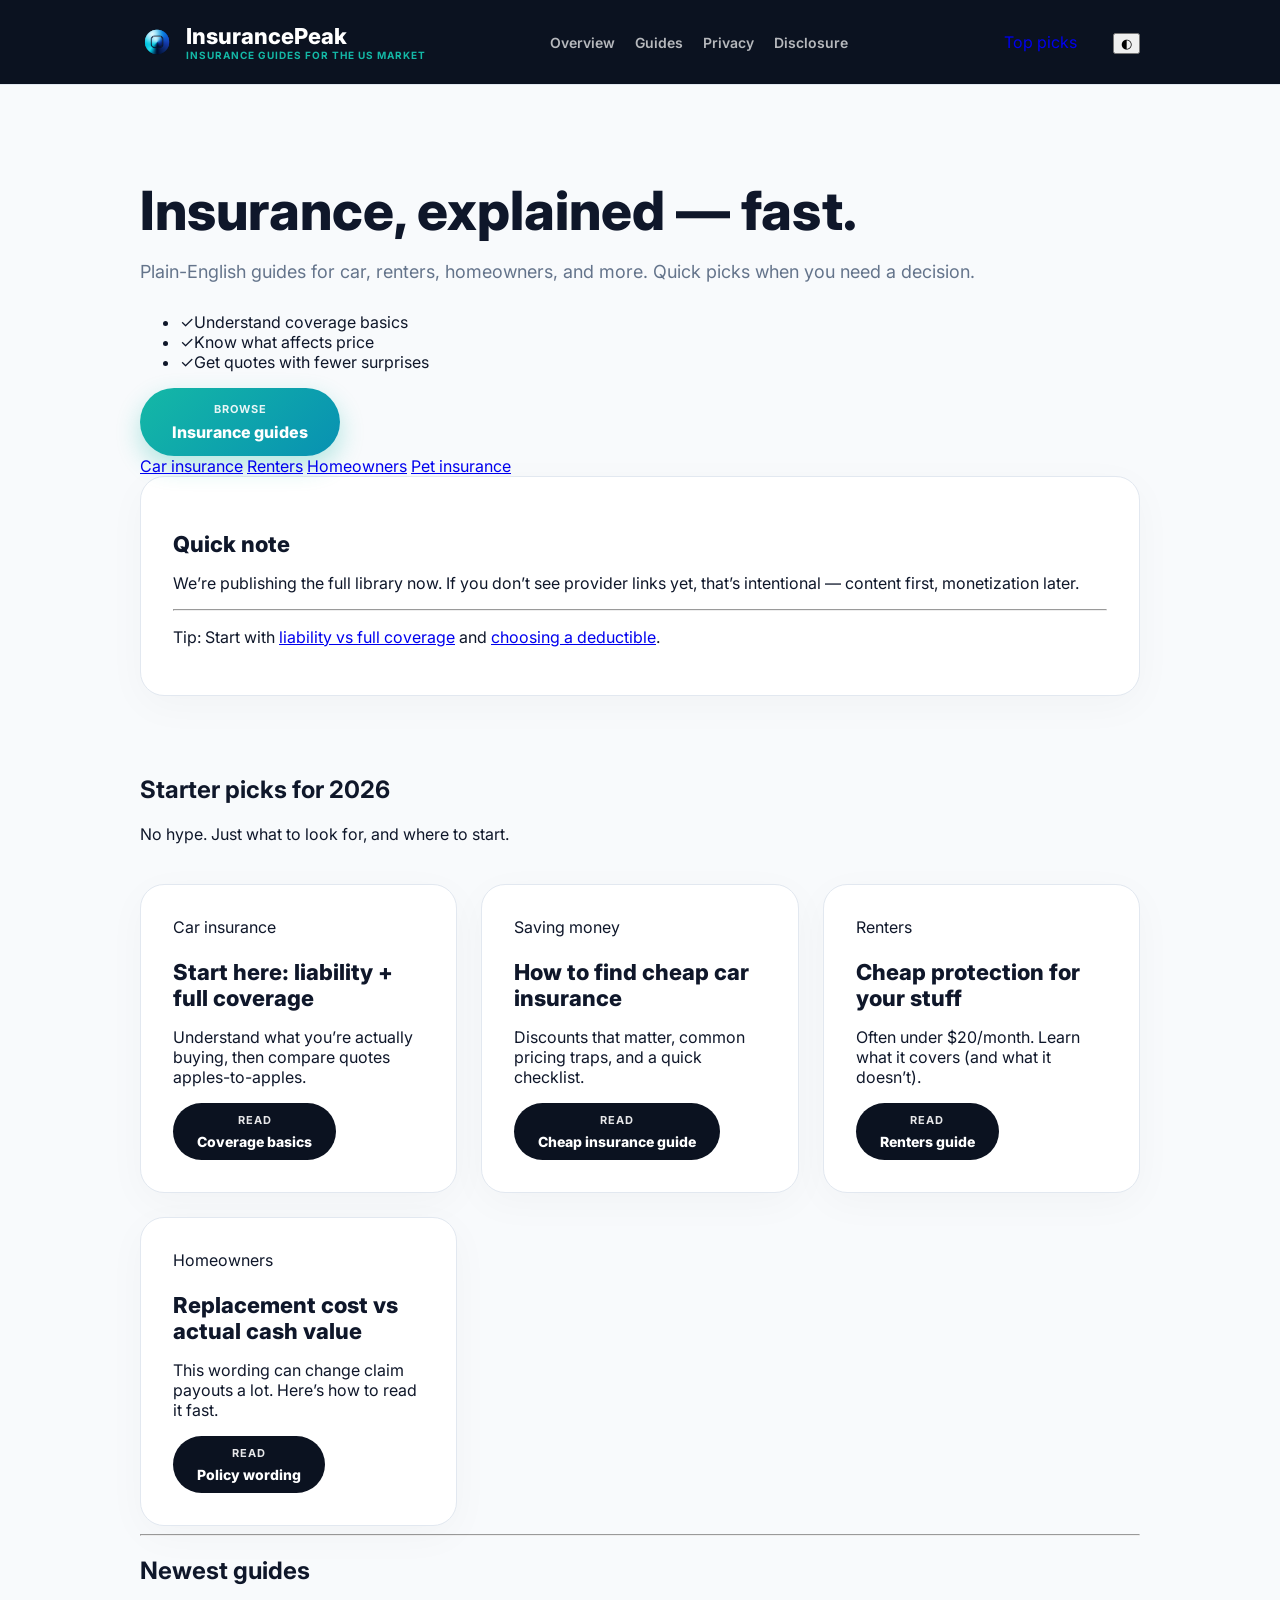
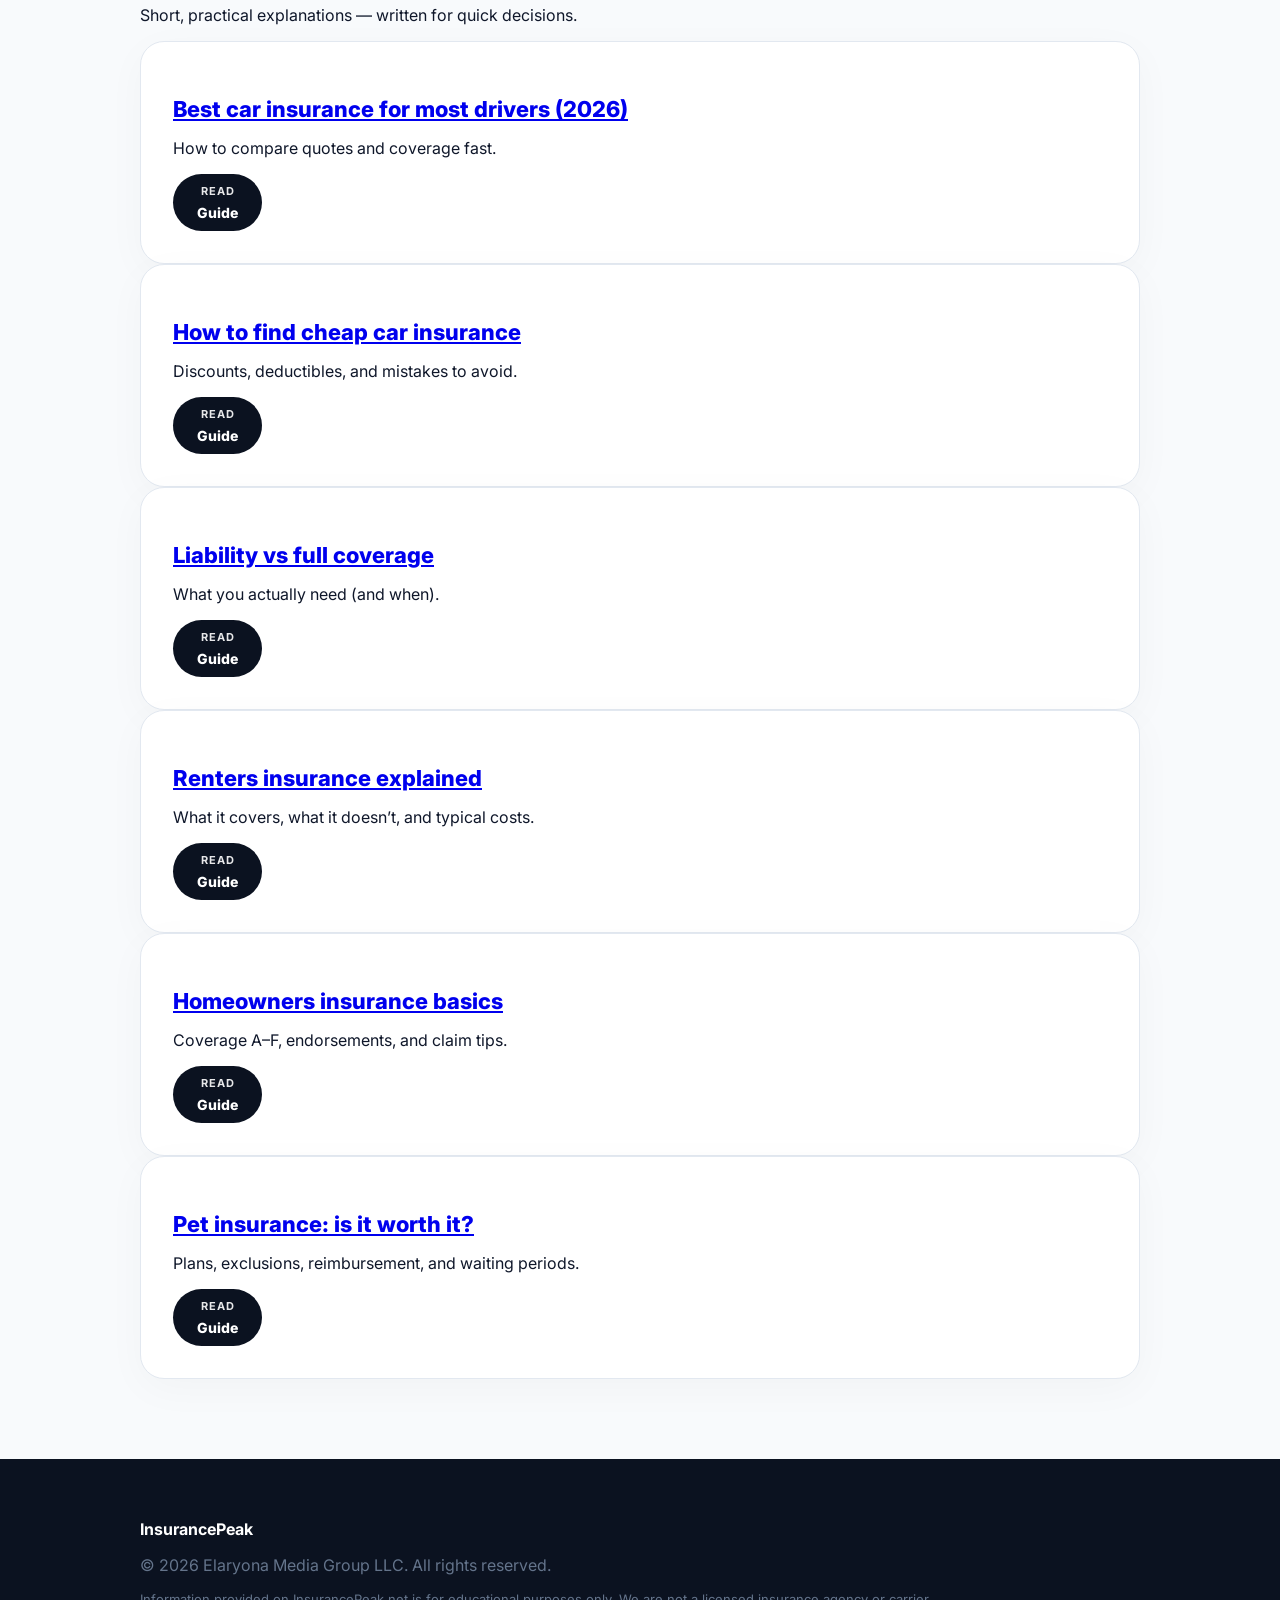
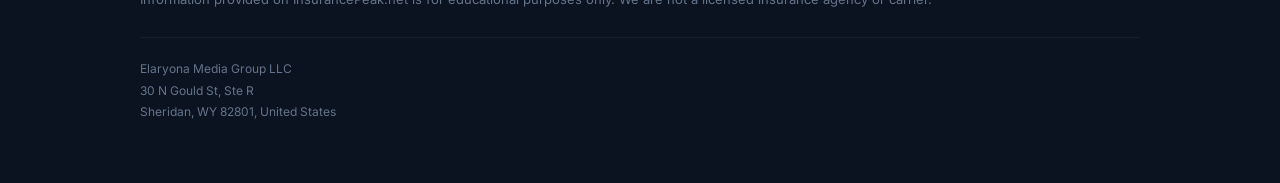
<file: index.html>
<!DOCTYPE html>

<html lang="en">
<head>
<meta charset="utf-8"/>
<meta content="width=device-width, initial-scale=1" name="viewport"/>
<title>InsurancePeak — Insurance guides for the US market</title><link href="https://insurancepeak.net/" rel="canonical"/>
<meta content="Plain-English insurance guides for US consumers: car, renters, homeowners, and more." name="description"/>
<style>
@import url('https://fonts.googleapis.com/css2?family=Inter:wght@400;600;700;800&display=swap');

:root {
  --bg: #f8fafc; --card: #ffffff; --text: #0f172a; --muted: #64748b;
  --line: #e2e8f0; --accent: #14b8a6; --accent-glow: rgba(20,184,166,0.3);
}

.theme-dark {
  --bg: #060b14; --card: #111827; --text: #f1f5f9; --muted: #94a3b8;
  --line: rgba(255,255,255,0.06);
}

* { box-sizing: border-box; -webkit-font-smoothing: antialiased; }
body { margin: 0; font-family: 'Inter', sans-serif; background: var(--bg); color: var(--text); transition: 0.3s; }
.container { max-width: 1040px; margin: 0 auto; padding: 0 20px; }

/* Header & Brand */
header.site-header { background: #0b1220; color: #fff; padding: 18px 0; border-bottom: 1px solid var(--line); }
.header-inner { display: flex; align-items: center; justify-content: space-between; }
.brand { display: flex; align-items: center; gap: 12px; text-decoration: none; color: #fff; }
.brand img { width: 34px !important; height: auto !important; border-radius: 8px; }
.brand-name .title { font-size: 22px; font-weight: 800; margin: 0; }
.brand-name .tagline { font-size: 10px; color: #14b8a6; font-weight: 700; text-transform: uppercase; letter-spacing: 1px; }

/* NAVIGATION */
nav.topnav { display: flex; gap: 20px; }
nav.topnav a { color: rgba(255,255,255,0.7); text-decoration: none; font-weight: 600; font-size: 14px; }
nav.topnav a:hover { color: #14b8a6; }

/* BUTTONS - HIER SIND DIE LEERSCHRITTE FIXIERT */
.btn { 
  display: inline-flex; flex-direction: column; align-items: center; justify-content: center;
  padding: 14px 32px; border-radius: 99px; text-decoration: none; transition: 0.3s;
  border: none; cursor: pointer; text-align: center;
}
.btn.accent { 
  background: linear-gradient(135deg, #14b8a6 0%, #0891b2 100%); 
  color: #fff !important; box-shadow: 0 10px 25px var(--accent-glow);
}
.btn.small { background: #0b1220; color: #fff !important; padding: 10px 24px; }

/* FIX: Abstände innerhalb der Buttons */
.btn-top { 
  display: block; font-size: 11px; font-weight: 700; 
  text-transform: uppercase; letter-spacing: 1px;
  margin-bottom: 6px; /* DAS sorgt für den Leerschritt nach unten */
  opacity: 0.9;
}
.btn-bottom { display: block; font-size: 16px; font-weight: 800; }
.btn.small .btn-bottom { font-size: 14px; }

/* Hero & Grid */
.hero { padding: 60px 0; }
h1 { font-size: clamp(32px, 5vw, 54px); font-weight: 800; line-height: 1.1; margin-bottom: 20px; }
.lead { font-size: 18px; color: var(--muted); margin-bottom: 30px; }

.grid { display: grid; grid-template-columns: repeat(auto-fit, minmax(310px, 1fr)); gap: 24px; margin-top: 40px; }
.card { 
  background: var(--card); border: 1px solid var(--line); border-radius: 24px; 
  padding: 32px; box-shadow: 0 10px 40px rgba(0,0,0,0.03); 
}
.card h3 { font-size: 22px; font-weight: 800; margin-bottom: 12px; }

/* Footer */
.footer { background: #0b1220; color: #64748b; padding: 60px 0; margin-top: 80px; }
.footer-address { margin-top: 30px; font-size: 12px; line-height: 1.8; border-top: 1px solid rgba(255,255,255,0.05); padding-top: 20px; }
</style>
</head>
<body>
<header class="site-header">
  <div class="container header-inner">
    <a class="brand" href="/" aria-label="InsurancePeak home">
      <img src="/images/logo.png" alt="InsurancePeak logo" />
      <div class="brand-name">
        <div class="title">InsurancePeak</div>
        <div class="tagline">Insurance guides for the US market</div>
      </div>
    </a>

    <nav class="topnav" aria-label="Primary">
      <a href="/" data-nav="overview">Overview</a>
      <a href="/guides/" data-nav="guides">Guides</a>
      <a href="/privacy/" data-nav="privacy">Privacy</a>
      <a href="/disclosure/" data-nav="disclosure">Disclosure</a>
    </nav>

    <div class="header-actions">
      <a class="btn btn-pill btn-cta" href="/guides/" data-nav="top-picks">Top picks</a>
      <button class="theme-toggle" id="themeToggle" type="button" aria-label="Toggle theme" title="Toggle theme">
        <span class="theme-icon" aria-hidden="true">◐</span>
      </button>
    </div>
  </div>
</header>
<main class="container">
<div class="hero">
<div>
<h1>Insurance, explained — fast.</h1>
<p class="lead">Plain-English guides for car, renters, homeowners, and more. Quick picks when you need a decision.</p>
<ul class="bullets">
<li><span class="check">✓</span>Understand coverage basics</li>
<li><span class="check">✓</span>Know what affects price</li>
<li><span class="check">✓</span>Get quotes with fewer surprises</li>
</ul>
<a class="btn accent" href="/guides/"><span class="btn-top">Browse</span><span class="btn-bottom">Insurance guides</span></a>
<div aria-label="Quick links" class="chips">
<a class="chip" href="/guide/best-car-insurance-2026/">Car insurance</a>
<a class="chip" href="/guide/renters-insurance-explained/">Renters</a>
<a class="chip" href="/guide/homeowners-insurance-basics/">Homeowners</a>
<a class="chip" href="/guide/pet-insurance-worth-it/">Pet insurance</a>
</div>
</div>
<div class="card pad note">
<h3>Quick note</h3>
<p>We’re publishing the full library now. If you don’t see provider links yet, that’s intentional — content first, monetization later.</p>
<hr class="sep"/>
<p class="meta">Tip: Start with <a href="/guide/liability-vs-full-coverage/">liability vs full coverage</a> and <a href="/guide/choosing-the-best-deductible/">choosing a deductible</a>.</p>
</div>
</div>
<h2 class="section-title">Starter picks for 2026</h2>
<p class="section-sub">No hype. Just what to look for, and where to start.</p>
<div class="grid">
<div class="card pad pick">
<div class="kicker">Car insurance</div>
<h3>Start here: liability + full coverage</h3>
<p>Understand what you’re actually buying, then compare quotes apples-to-apples.</p>
<a class="btn small" href="/guide/liability-vs-full-coverage/"><span class="btn-top">Read</span><span class="btn-bottom">Coverage basics</span></a>
</div>
<div class="card pad pick">
<div class="kicker">Saving money</div>
<h3>How to find cheap car insurance</h3>
<p>Discounts that matter, common pricing traps, and a quick checklist.</p>
<a class="btn small" href="/guide/cheap-car-insurance/"><span class="btn-top">Read</span><span class="btn-bottom">Cheap insurance guide</span></a>
</div>
<div class="card pad pick">
<div class="kicker">Renters</div>
<h3>Cheap protection for your stuff</h3>
<p>Often under $20/month. Learn what it covers (and what it doesn’t).</p>
<a class="btn small" href="/guide/renters-insurance-explained/"><span class="btn-top">Read</span><span class="btn-bottom">Renters guide</span></a>
</div>
<div class="card pad pick">
<div class="kicker">Homeowners</div>
<h3>Replacement cost vs actual cash value</h3>
<p>This wording can change claim payouts a lot. Here’s how to read it fast.</p>
<a class="btn small" href="/guide/home-insurance-replacement-cost/"><span class="btn-top">Read</span><span class="btn-bottom">Policy wording</span></a>
</div>
</div>
<hr class="sep"/>
<h2 class="section-title">Newest guides</h2>
<p class="section-sub">Short, practical explanations — written for quick decisions.</p>
<div class="guides-list">
<div class="card guide-item">
<h3><a href="/guide/best-car-insurance-2026/">Best car insurance for most drivers (2026)</a></h3>
<p>How to compare quotes and coverage fast.</p>
<a class="btn small" href="/guide/best-car-insurance-2026/"><span class="btn-top">Read</span><span class="btn-bottom">Guide</span></a>
</div>
<div class="card guide-item">
<h3><a href="/guide/cheap-car-insurance/">How to find cheap car insurance</a></h3>
<p>Discounts, deductibles, and mistakes to avoid.</p>
<a class="btn small" href="/guide/cheap-car-insurance/"><span class="btn-top">Read</span><span class="btn-bottom">Guide</span></a>
</div>
<div class="card guide-item">
<h3><a href="/guide/liability-vs-full-coverage/">Liability vs full coverage</a></h3>
<p>What you actually need (and when).</p>
<a class="btn small" href="/guide/liability-vs-full-coverage/"><span class="btn-top">Read</span><span class="btn-bottom">Guide</span></a>
</div>
<div class="card guide-item">
<h3><a href="/guide/renters-insurance-explained/">Renters insurance explained</a></h3>
<p>What it covers, what it doesn’t, and typical costs.</p>
<a class="btn small" href="/guide/renters-insurance-explained/"><span class="btn-top">Read</span><span class="btn-bottom">Guide</span></a>
</div>
<div class="card guide-item">
<h3><a href="/guide/homeowners-insurance-basics/">Homeowners insurance basics</a></h3>
<p>Coverage A–F, endorsements, and claim tips.</p>
<a class="btn small" href="/guide/homeowners-insurance-basics/"><span class="btn-top">Read</span><span class="btn-bottom">Guide</span></a>
</div>
<div class="card guide-item">
<h3><a href="/guide/pet-insurance-worth-it/">Pet insurance: is it worth it?</a></h3>
<p>Plans, exclusions, reimbursement, and waiting periods.</p>
<a class="btn small" href="/guide/pet-insurance-worth-it/"><span class="btn-top">Read</span><span class="btn-bottom">Guide</span></a>
</div>
</div>
</main>
<footer class="footer">
  <div class="container">
    <div style="margin-bottom: 10px; color: #fff; font-weight: bold;">InsurancePeak</div>
    <p>© 2026 Elaryona Media Group LLC. All rights reserved.</p>
    <p style="font-size: 13px;">Information provided on InsurancePeak.net is for educational purposes only. We are not a licensed insurance agency or carrier.</p>
    <div class="footer-address">
      Elaryona Media Group LLC<br>
      30 N Gould St, Ste R<br>
      Sheridan, WY 82801, United States
    </div>
  </div>
</footer>
<script>
(function() {
  try {
    var key = "elaryona_theme";
    var saved = localStorage.getItem(key);
    if (saved === "dark") document.documentElement.classList.add("theme-dark");
    var btn = document.getElementById("themeToggle");
    if (!btn) return;
    btn.addEventListener("click", function() {
      document.documentElement.classList.toggle("theme-dark");
      localStorage.setItem(key, document.documentElement.classList.contains("theme-dark") ? "dark" : "light");
    });
  } catch (e) {}
})();
</script>
</body>
</html>
</file>
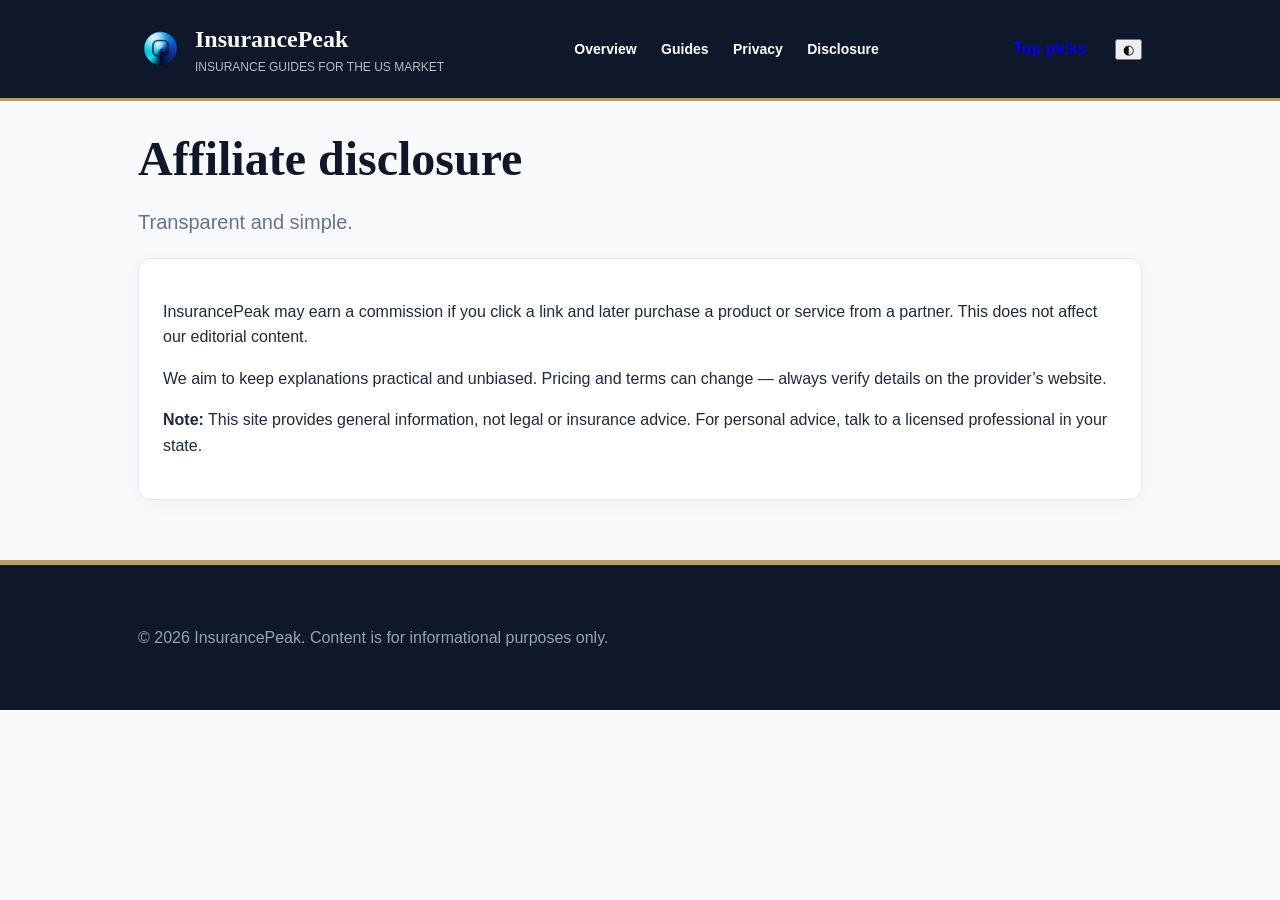
<file: disclosure/index.html>
<!DOCTYPE html>

<html lang="en">
<head>
<meta charset="utf-8"/>
<meta content="width=device-width, initial-scale=1" name="viewport"/>
<title>Disclosure — InsurancePeak</title><link href="https://insurancepeak.net/disclosure//" rel="canonical"/>
<meta content="Affiliate disclosure for InsurancePeak." name="description"/>
<link href="/lite.css?v11" rel="stylesheet"/>
</head>
<body>
<header class="site-header">
  <div class="container header-inner">
    <a class="brand" href="/" aria-label="InsurancePeak home">
      <img src="/images/logo.png" alt="InsurancePeak logo" />
      <div class="brand-name">
        <div class="title">InsurancePeak</div>
        <div class="tagline">Insurance guides for the US market</div>
      </div>
    </a>

    <nav class="topnav" aria-label="Primary">
      <a href="/" data-nav="overview">Overview</a>
      <a href="/guides/" data-nav="guides">Guides</a>
      <a href="/privacy/" data-nav="privacy">Privacy</a>
      <a href="/disclosure/" data-nav="disclosure">Disclosure</a>
    </nav>

    <div class="header-actions">
      <a class="btn btn-pill btn-cta" href="/guides/" data-nav="top-picks">Top picks</a>
      <button class="theme-toggle" id="themeToggle" type="button" aria-label="Toggle theme" title="Toggle theme">
        <span class="theme-icon" aria-hidden="true">◐</span>
      </button>
    </div>
  </div>
</header>
<main class="container">
<h1>Affiliate disclosure</h1>
<p class="lead">Transparent and simple.</p>
<div class="card pad">
<p>InsurancePeak may earn a commission if you click a link and later purchase a product or service from a partner. This does not affect our editorial content.</p>
<p>We aim to keep explanations practical and unbiased. Pricing and terms can change — always verify details on the provider’s website.</p>
<p class="callout"><strong>Note:</strong> This site provides general information, not legal or insurance advice. For personal advice, talk to a licensed professional in your state.</p>
</div>
</main>
<footer class="footer">
<div class="container">
<div>© 2026 InsurancePeak. Content is for informational purposes only.</div>
</div>
</footer>
<script>
(function() {
  try {
    var key = "elaryona_theme";
    var saved = localStorage.getItem(key);
    if (saved === "dark") document.documentElement.classList.add("theme-dark");
    var btn = document.getElementById("themeToggle");
    if (!btn) return;
    btn.addEventListener("click", function() {
      document.documentElement.classList.toggle("theme-dark");
      localStorage.setItem(key, document.documentElement.classList.contains("theme-dark") ? "dark" : "light");
    });
  } catch (e) {}
})();
</script>
</body>
</html>
</file>
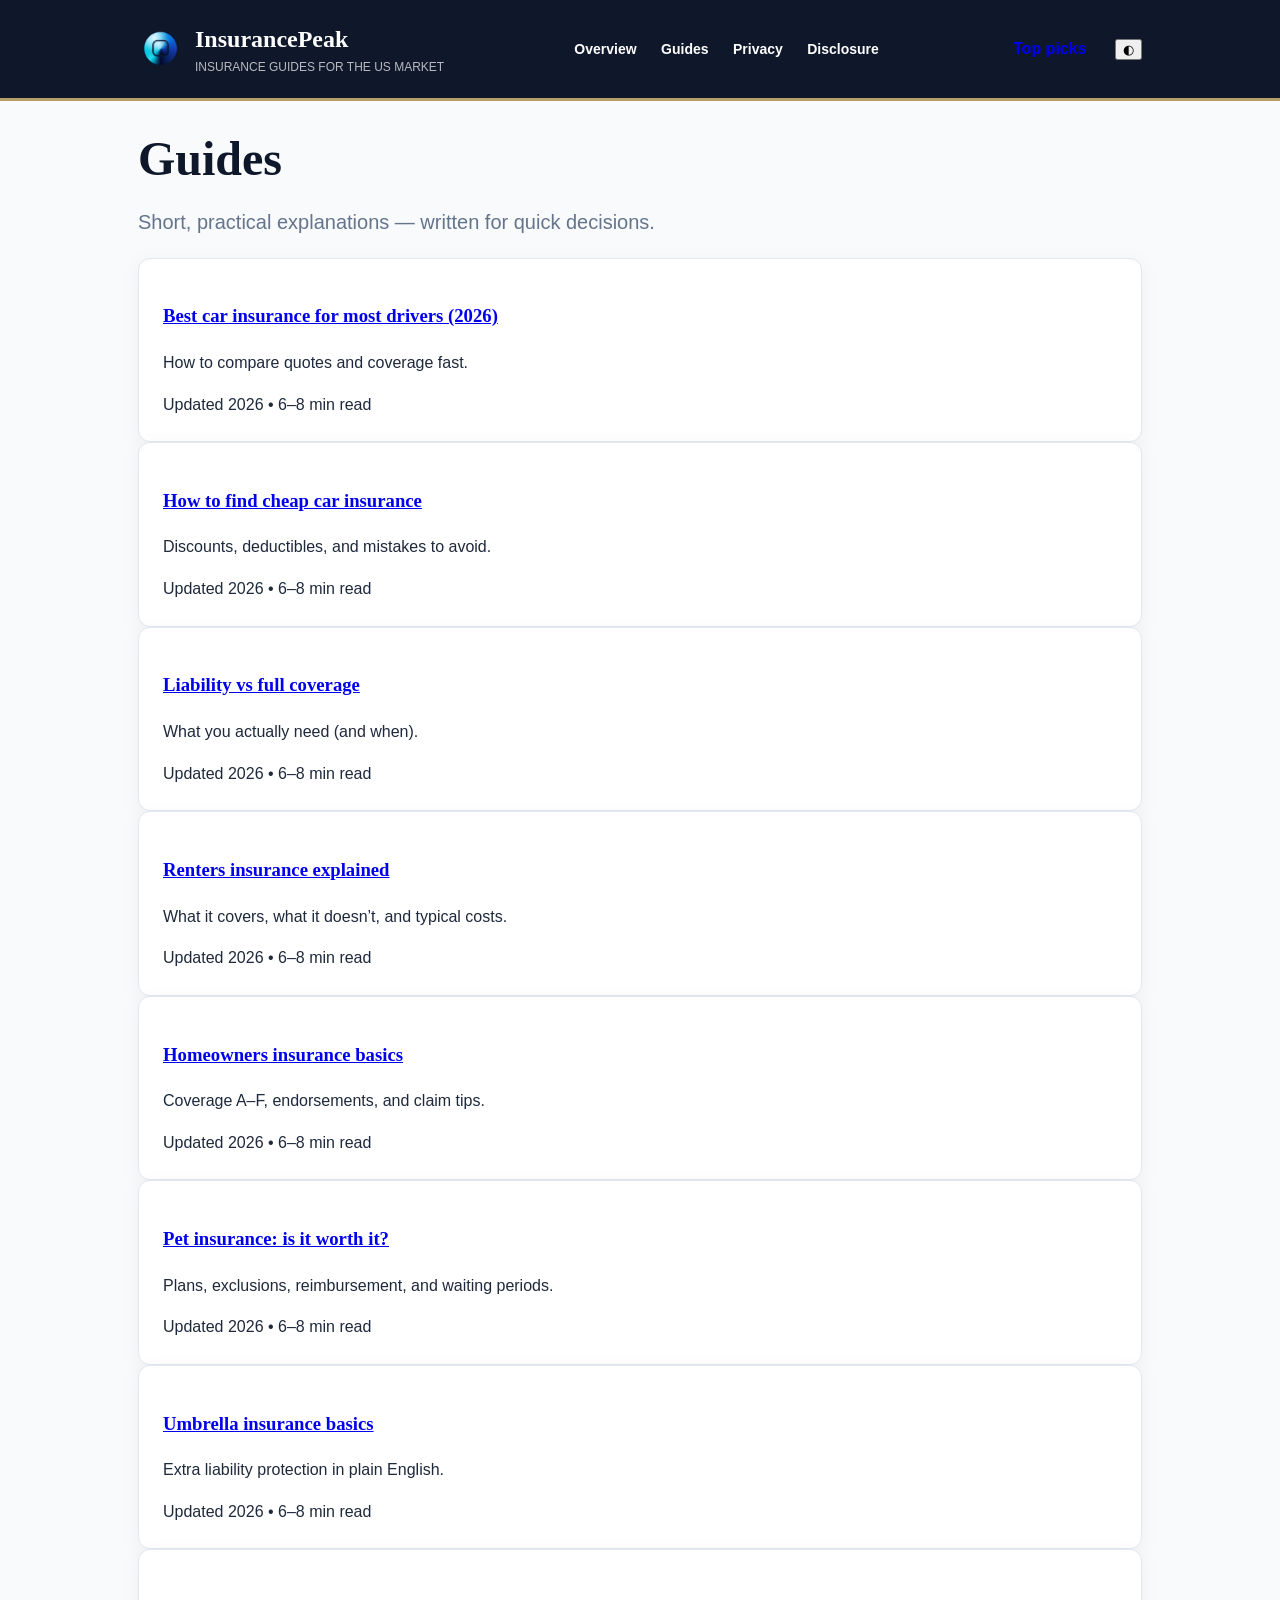
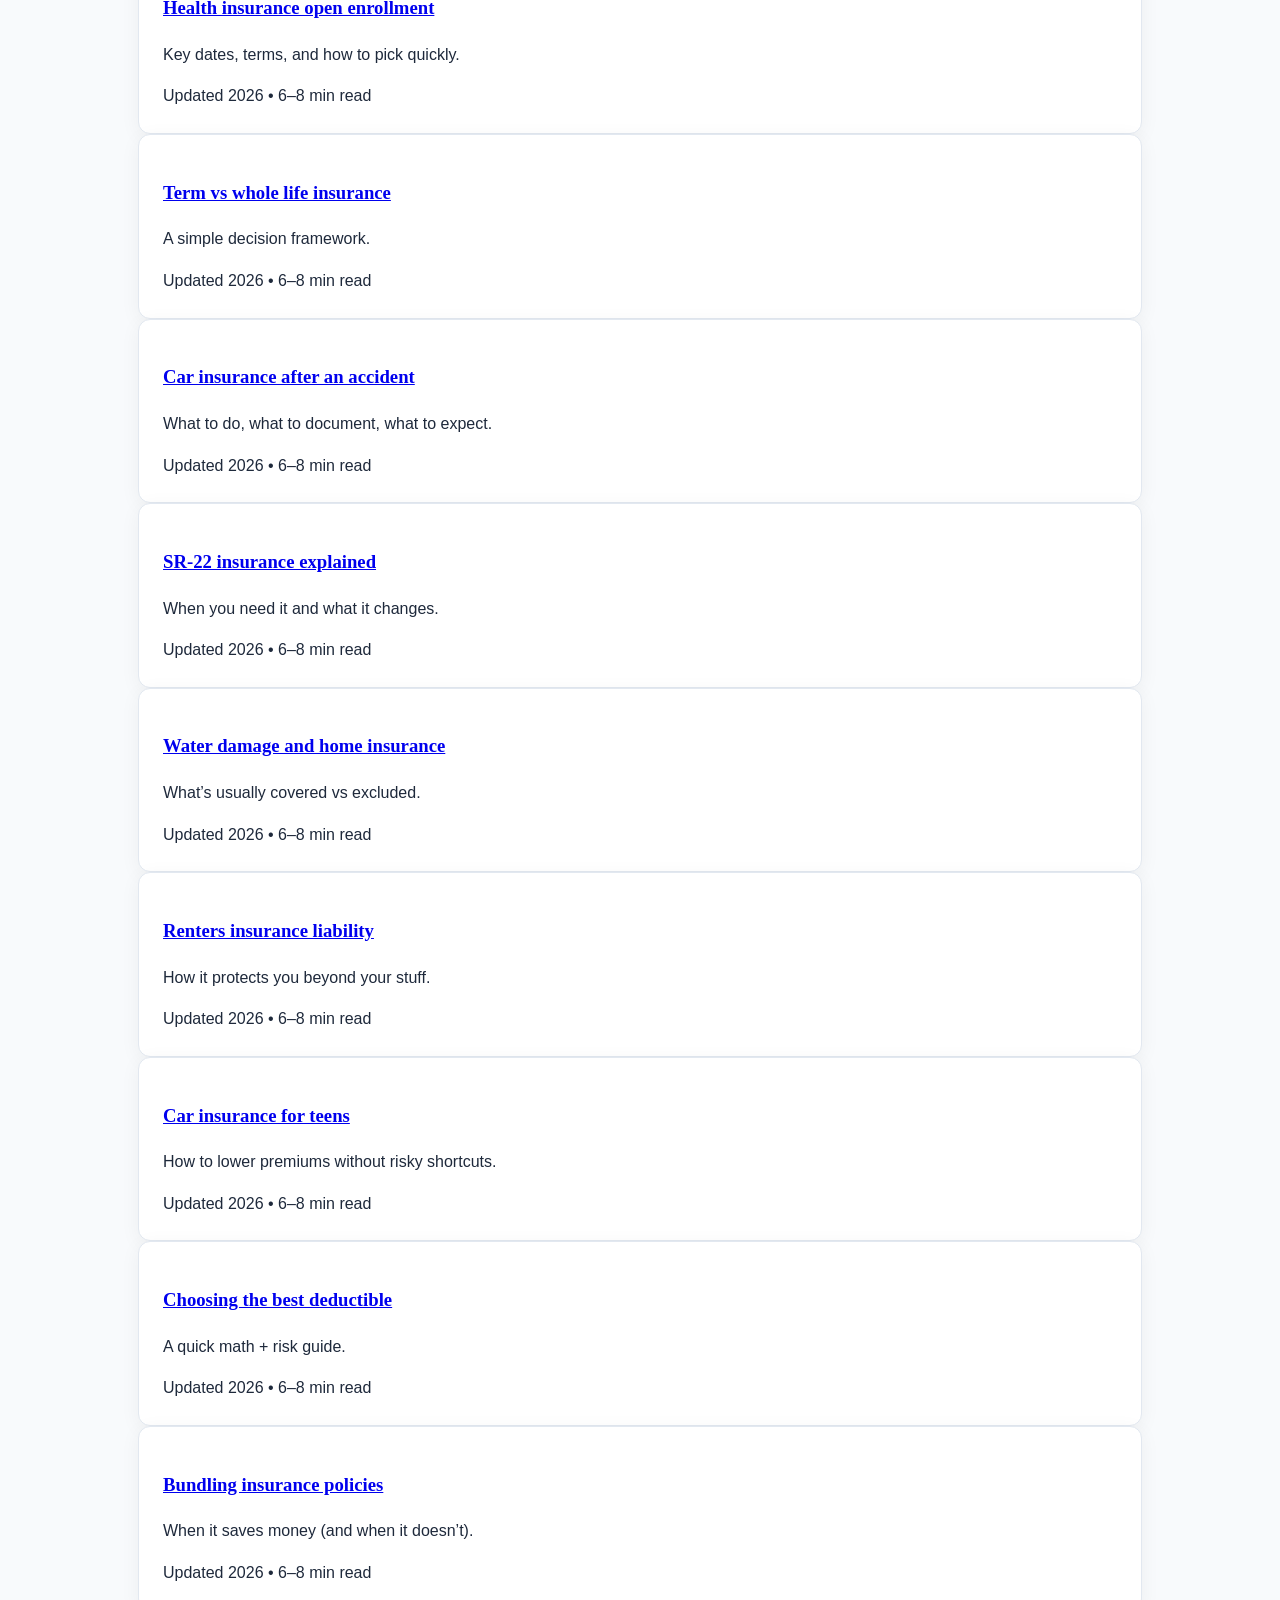
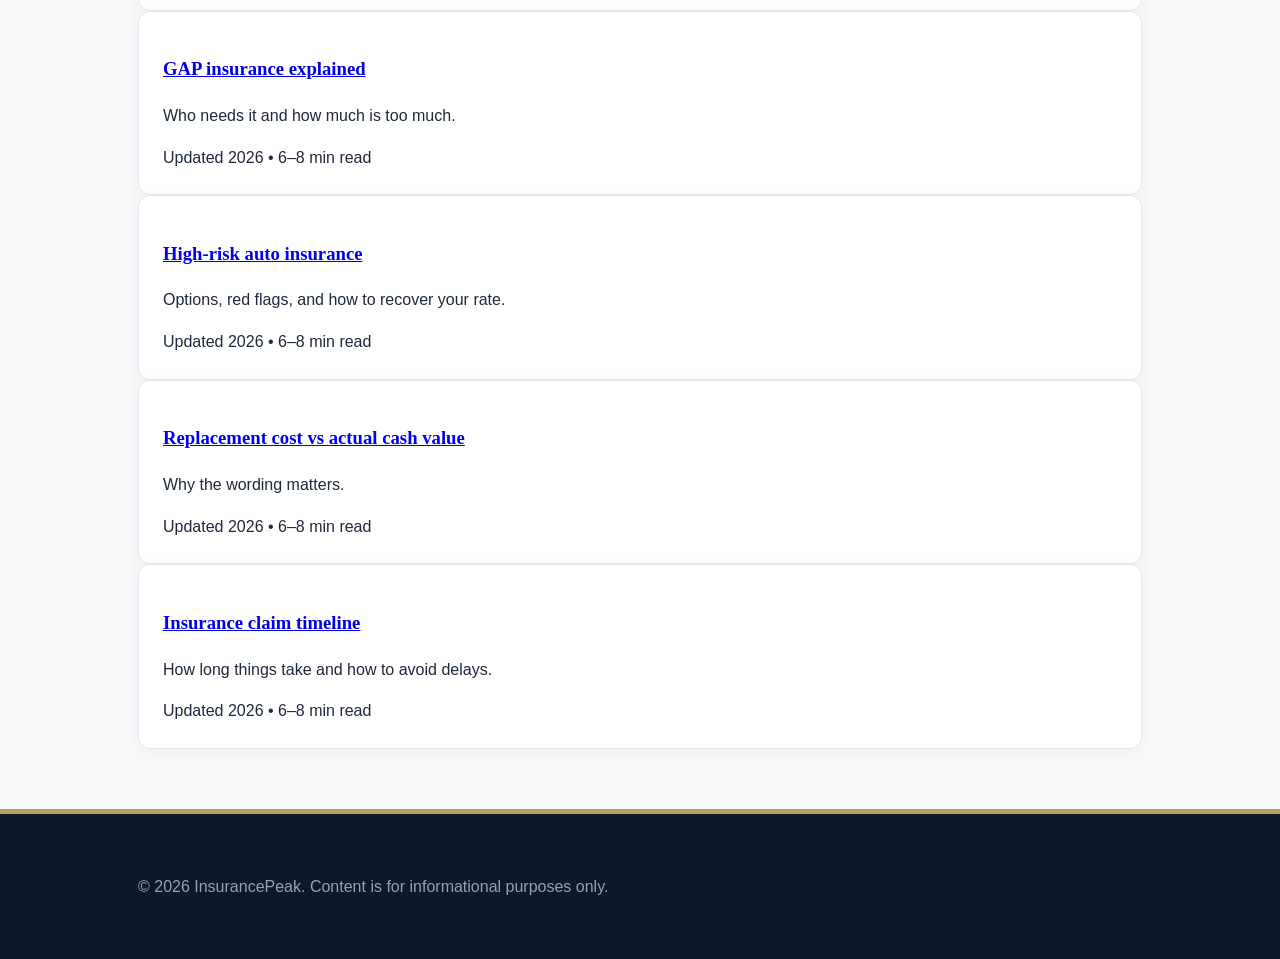
<file: guides/index.html>
<!DOCTYPE html>

<html lang="en">
<head>
<meta charset="utf-8"/>
<meta content="width=device-width, initial-scale=1" name="viewport"/>
<title>InsurancePeak Guides</title><link href="https://insurancepeak.net/guides//" rel="canonical"/>
<meta content="Browse InsurancePeak guides: car, renters, homeowners, and more." name="description"/>
<link href="/lite.css?v7" rel="stylesheet"/>
</head>
<body>
<header class="site-header">
  <div class="container header-inner">
    <a class="brand" href="/" aria-label="InsurancePeak home">
      <img src="/images/logo.png" alt="InsurancePeak logo" />
      <div class="brand-name">
        <div class="title">InsurancePeak</div>
        <div class="tagline">Insurance guides for the US market</div>
      </div>
    </a>

    <nav class="topnav" aria-label="Primary">
      <a href="/" data-nav="overview">Overview</a>
      <a href="/guides/" data-nav="guides">Guides</a>
      <a href="/privacy/" data-nav="privacy">Privacy</a>
      <a href="/disclosure/" data-nav="disclosure">Disclosure</a>
    </nav>

    <div class="header-actions">
      <a class="btn btn-pill btn-cta" href="/guides/" data-nav="top-picks">Top picks</a>
      <button class="theme-toggle" id="themeToggle" type="button" aria-label="Toggle theme" title="Toggle theme">
        <span class="theme-icon" aria-hidden="true">◐</span>
      </button>
    </div>
  </div>
</header>
<main class="container">
<h1>Guides</h1>
<p class="lead">Short, practical explanations — written for quick decisions.</p>
<div class="guides-list">
<div class="card guide-item">
<h3><a href="/guide/best-car-insurance-2026/">Best car insurance for most drivers (2026)</a></h3>
<p>How to compare quotes and coverage fast.</p>
<div class="meta">Updated 2026 • 6–8 min read</div>
</div>
<div class="card guide-item">
<h3><a href="/guide/cheap-car-insurance/">How to find cheap car insurance</a></h3>
<p>Discounts, deductibles, and mistakes to avoid.</p>
<div class="meta">Updated 2026 • 6–8 min read</div>
</div>
<div class="card guide-item">
<h3><a href="/guide/liability-vs-full-coverage/">Liability vs full coverage</a></h3>
<p>What you actually need (and when).</p>
<div class="meta">Updated 2026 • 6–8 min read</div>
</div>
<div class="card guide-item">
<h3><a href="/guide/renters-insurance-explained/">Renters insurance explained</a></h3>
<p>What it covers, what it doesn’t, and typical costs.</p>
<div class="meta">Updated 2026 • 6–8 min read</div>
</div>
<div class="card guide-item">
<h3><a href="/guide/homeowners-insurance-basics/">Homeowners insurance basics</a></h3>
<p>Coverage A–F, endorsements, and claim tips.</p>
<div class="meta">Updated 2026 • 6–8 min read</div>
</div>
<div class="card guide-item">
<h3><a href="/guide/pet-insurance-worth-it/">Pet insurance: is it worth it?</a></h3>
<p>Plans, exclusions, reimbursement, and waiting periods.</p>
<div class="meta">Updated 2026 • 6–8 min read</div>
</div>
<div class="card guide-item">
<h3><a href="/guide/umbrella-insurance/">Umbrella insurance basics</a></h3>
<p>Extra liability protection in plain English.</p>
<div class="meta">Updated 2026 • 6–8 min read</div>
</div>
<div class="card guide-item">
<h3><a href="/guide/health-insurance-open-enrollment/">Health insurance open enrollment</a></h3>
<p>Key dates, terms, and how to pick quickly.</p>
<div class="meta">Updated 2026 • 6–8 min read</div>
</div>
<div class="card guide-item">
<h3><a href="/guide/life-insurance-term-vs-whole/">Term vs whole life insurance</a></h3>
<p>A simple decision framework.</p>
<div class="meta">Updated 2026 • 6–8 min read</div>
</div>
<div class="card guide-item">
<h3><a href="/guide/auto-insurance-after-accident/">Car insurance after an accident</a></h3>
<p>What to do, what to document, what to expect.</p>
<div class="meta">Updated 2026 • 6–8 min read</div>
</div>
<div class="card guide-item">
<h3><a href="/guide/sr22-insurance/">SR-22 insurance explained</a></h3>
<p>When you need it and what it changes.</p>
<div class="meta">Updated 2026 • 6–8 min read</div>
</div>
<div class="card guide-item">
<h3><a href="/guide/home-insurance-water-damage/">Water damage and home insurance</a></h3>
<p>What’s usually covered vs excluded.</p>
<div class="meta">Updated 2026 • 6–8 min read</div>
</div>
<div class="card guide-item">
<h3><a href="/guide/renters-insurance-liability/">Renters insurance liability</a></h3>
<p>How it protects you beyond your stuff.</p>
<div class="meta">Updated 2026 • 6–8 min read</div>
</div>
<div class="card guide-item">
<h3><a href="/guide/car-insurance-for-teens/">Car insurance for teens</a></h3>
<p>How to lower premiums without risky shortcuts.</p>
<div class="meta">Updated 2026 • 6–8 min read</div>
</div>
<div class="card guide-item">
<h3><a href="/guide/best-deductible/">Choosing the best deductible</a></h3>
<p>A quick math + risk guide.</p>
<div class="meta">Updated 2026 • 6–8 min read</div>
</div>
<div class="card guide-item">
<h3><a href="/guide/bundling-insurance/">Bundling insurance policies</a></h3>
<p>When it saves money (and when it doesn’t).</p>
<div class="meta">Updated 2026 • 6–8 min read</div>
</div>
<div class="card guide-item">
<h3><a href="/guide/gap-insurance/">GAP insurance explained</a></h3>
<p>Who needs it and how much is too much.</p>
<div class="meta">Updated 2026 • 6–8 min read</div>
</div>
<div class="card guide-item">
<h3><a href="/guide/high-risk-auto-insurance/">High-risk auto insurance</a></h3>
<p>Options, red flags, and how to recover your rate.</p>
<div class="meta">Updated 2026 • 6–8 min read</div>
</div>
<div class="card guide-item">
<h3><a href="/guide/home-insurance-replacement-cost/">Replacement cost vs actual cash value</a></h3>
<p>Why the wording matters.</p>
<div class="meta">Updated 2026 • 6–8 min read</div>
</div>
<div class="card guide-item">
<h3><a href="/guide/insurance-claims-timeline/">Insurance claim timeline</a></h3>
<p>How long things take and how to avoid delays.</p>
<div class="meta">Updated 2026 • 6–8 min read</div>
</div>
</div>
</main>
<footer class="footer">
<div class="container">
<div>© 2026 InsurancePeak. Content is for informational purposes only.</div>
</div>
</footer>
<script>
(function() {
  try {
    var key = "elaryona_theme";
    var saved = localStorage.getItem(key);
    if (saved === "dark") document.documentElement.classList.add("theme-dark");
    var btn = document.getElementById("themeToggle");
    if (!btn) return;
    btn.addEventListener("click", function() {
      document.documentElement.classList.toggle("theme-dark");
      localStorage.setItem(key, document.documentElement.classList.contains("theme-dark") ? "dark" : "light");
    });
  } catch (e) {}
})();
</script>
</body>
</html>
</file>
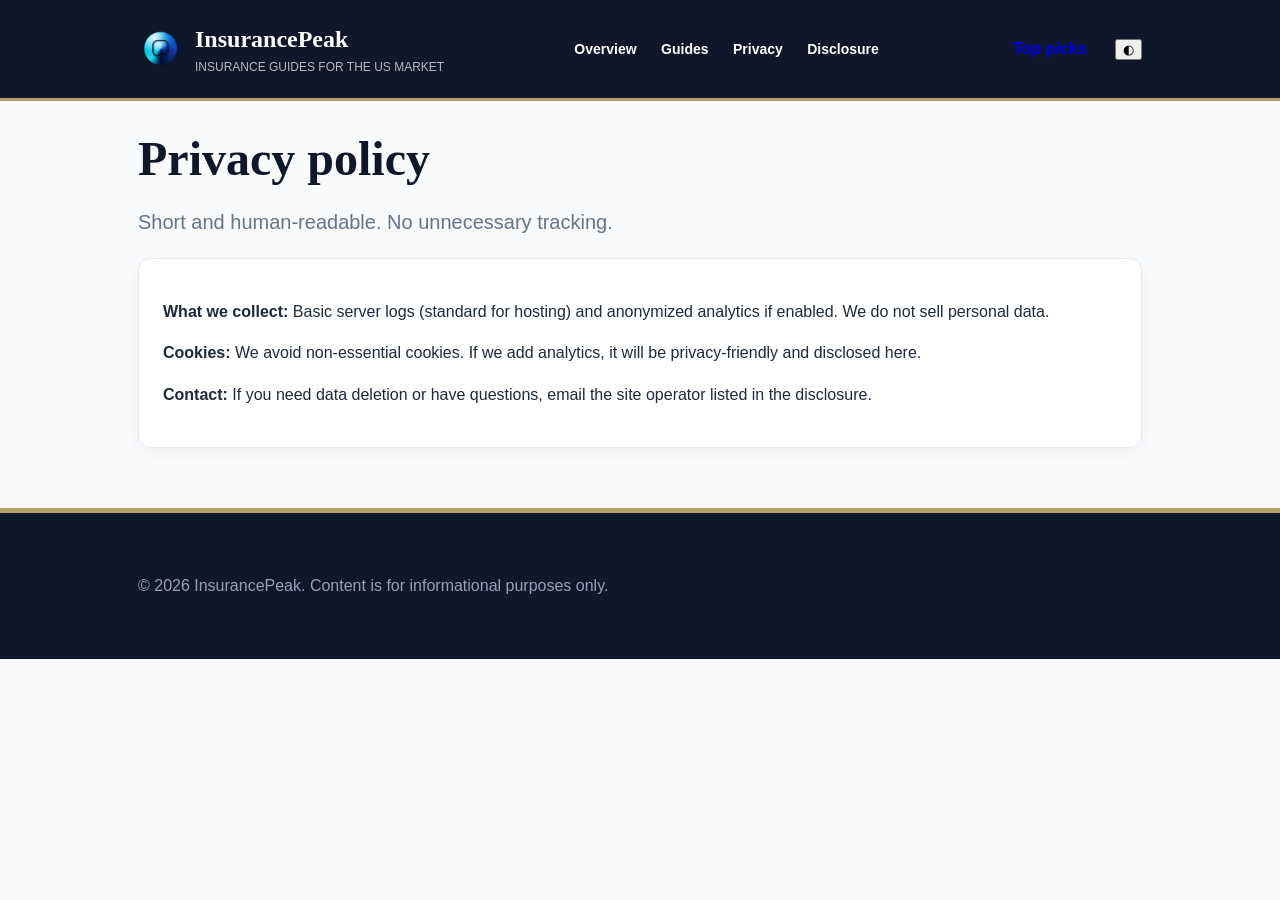
<file: privacy/index.html>
<!DOCTYPE html>

<html lang="en">
<head>
<meta charset="utf-8"/>
<meta content="width=device-width, initial-scale=1" name="viewport"/>
<title>Privacy policy — InsurancePeak</title><link href="https://insurancepeak.net/privacy//" rel="canonical"/>
<meta content="InsurancePeak privacy policy." name="description"/>
<link href="/lite.css?v11" rel="stylesheet"/>
</head>
<body>
<header class="site-header">
  <div class="container header-inner">
    <a class="brand" href="/" aria-label="InsurancePeak home">
      <img src="/images/logo.png" alt="InsurancePeak logo" />
      <div class="brand-name">
        <div class="title">InsurancePeak</div>
        <div class="tagline">Insurance guides for the US market</div>
      </div>
    </a>

    <nav class="topnav" aria-label="Primary">
      <a href="/" data-nav="overview">Overview</a>
      <a href="/guides/" data-nav="guides">Guides</a>
      <a href="/privacy/" data-nav="privacy">Privacy</a>
      <a href="/disclosure/" data-nav="disclosure">Disclosure</a>
    </nav>

    <div class="header-actions">
      <a class="btn btn-pill btn-cta" href="/guides/" data-nav="top-picks">Top picks</a>
      <button class="theme-toggle" id="themeToggle" type="button" aria-label="Toggle theme" title="Toggle theme">
        <span class="theme-icon" aria-hidden="true">◐</span>
      </button>
    </div>
  </div>
</header>
<main class="container">
<h1>Privacy policy</h1>
<p class="lead">Short and human-readable. No unnecessary tracking.</p>
<div class="card pad">
<p><strong>What we collect:</strong> Basic server logs (standard for hosting) and anonymized analytics if enabled. We do not sell personal data.</p>
<p><strong>Cookies:</strong> We avoid non-essential cookies. If we add analytics, it will be privacy-friendly and disclosed here.</p>
<p><strong>Contact:</strong> If you need data deletion or have questions, email the site operator listed in the disclosure.</p>
</div>
</main>
<footer class="footer">
<div class="container">
<div>© 2026 InsurancePeak. Content is for informational purposes only.</div>
</div>
</footer>
<script>
(function() {
  try {
    var key = "elaryona_theme";
    var saved = localStorage.getItem(key);
    if (saved === "dark") document.documentElement.classList.add("theme-dark");
    var btn = document.getElementById("themeToggle");
    if (!btn) return;
    btn.addEventListener("click", function() {
      document.documentElement.classList.toggle("theme-dark");
      localStorage.setItem(key, document.documentElement.classList.contains("theme-dark") ? "dark" : "light");
    });
  } catch (e) {}
})();
</script>
</body>
</html>
</file>
<file: lite.css>
:root {
  --bg: #f8fafc;
  --card: #ffffff;
  --text: #1e293b;
  --muted: #64748b;
  --line: #e2e8f0;
  --accent: #0f172a; /* Deep Navy */
  --gold: #b59f67;   /* Muted Gold for Authority */
  --shadow: 0 4px 20px rgba(0,0,0,0.05);
  --radius: 12px;
}

/* Dark Mode Overrides */
.theme-dark {
  --bg: #0f172a;
  --card: #1e293b;
  --text: #f1f5f9;
  --muted: #94a3b8;
  --line: #334155;
  --shadow: 0 10px 30px rgba(0,0,0,0.3);
}

* { box-sizing: border-box; }
body {
  margin: 0;
  font-family: 'Inter', -apple-system, sans-serif;
  background-color: var(--bg);
  color: var(--text);
  line-height: 1.6;
}

.container { max-width: 1040px; margin: 0 auto; padding: 0 18px; }

/* Header & Brand - ZÄHMT DAS LOGO */
header.site-header {
  background: #0f172a;
  border-bottom: 3px solid var(--gold);
  padding: 20px 0;
  color: #fff;
}
.header-inner { display: flex; align-items: center; justify-content: space-between; }
.brand { display: flex; align-items: center; gap: 12px; text-decoration: none; color: inherit; }

/* HIER WIRD DAS LOGO KLEIN GEHALTEN */
.brand img { width: 45px; height: auto; display: block; }

.brand-name .title {
  font-family: Georgia, serif;
  font-size: 24px;
  font-weight: 700;
  color: #fff;
}
.brand-name .tagline { font-size: 12px; opacity: 0.7; text-transform: uppercase; }

/* Navigation */
nav.topnav a { color: #fff; margin-left: 20px; font-weight: 600; text-decoration: none; font-size: 14px; }

/* Typography */
h1, h2, h3 {
  font-family: Georgia, 'Times New Roman', serif;
  font-weight: 700;
  color: var(--accent);
}
.theme-dark h1, .theme-dark h2, .theme-dark h3 { color: #fff; }

h1 { font-size: 48px; margin-bottom: 20px; line-height: 1.1; }
.lead { font-size: 20px; color: var(--muted); }

/* Layout & Cards */
.hero { padding: 60px 0; border-bottom: 1px solid var(--line); display: grid; grid-template-columns: 1.2fr 0.8fr; gap: 40px; }
@media (max-width: 860px) { .hero { grid-template-columns: 1fr; } }

.card { background: var(--card); border: 1px solid var(--line); border-radius: var(--radius); padding: 24px; box-shadow: var(--shadow); }
.grid { display: grid; grid-template-columns: 1fr 1fr; gap: 20px; margin-top: 40px; }

/* Buttons */
.btn { display: inline-flex; flex-direction: column; align-items: center; padding: 12px 24px; border-radius: 8px; text-decoration: none; font-weight: bold; }
.btn.accent { background: var(--accent); border: 1px solid var(--gold); color: #fff; }
.btn.accent:hover { background: var(--gold); color: #0f172a; }

/* Footer */
.footer {
  background: #0f172a;
  color: #94a3b8;
  padding: 60px 0;
  border-top: 5px solid var(--gold);
  margin-top: 60px;
}
.footer-address { font-size: 13px; margin-top: 20px; line-height: 1.8; border-top: 1px solid rgba(255,255,255,0.1); padding-top: 20px; }
</file>
